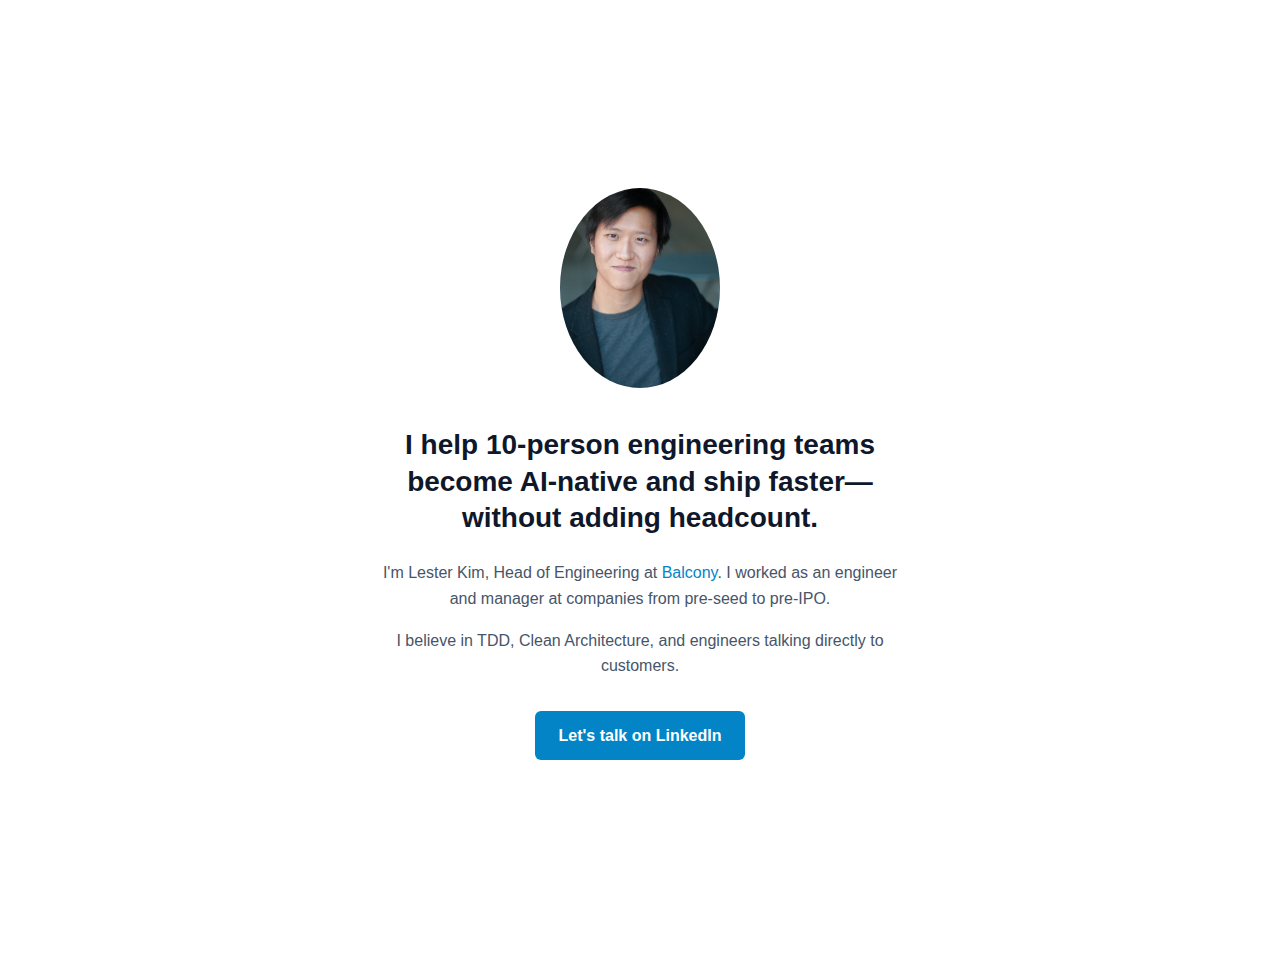
<file: index.html>
<!DOCTYPE html>
<html lang="en">
<head>
    <meta charset="UTF-8">
    <meta name="viewport" content="width=device-width, initial-scale=1.0">
    <title>Lester Kim | Head of Engineering</title>
    <link rel="stylesheet" href="static/css/main.css">
</head>
<body>
    <main>
        <section>
            <img class="profile-photo" src="static/images/headshot.jpg" alt="Lester Kim" />
            <h1>I help 10-person engineering teams become AI-native and ship faster—without adding headcount.</h1>
            <p>I'm Lester Kim, Head of Engineering at <a href="https://balcony.technology">Balcony</a>. I worked as an engineer and manager at companies from pre-seed to pre-IPO.</p>
            <p>I believe in TDD, Clean Architecture, and engineers talking directly to customers.</p>
            <p><a href="https://www.linkedin.com/in/lester-kim">Let's talk on LinkedIn</a></p>
        </section>
    </main>
</body>
</html>
</file>
<file: static/css/main.css>
body {
    margin: 0;
    font-family: -apple-system, BlinkMacSystemFont, "Segoe UI", sans-serif;
    background-color: #fff;
    color: #334155;
    line-height: 1.6;
}

main {
    display: flex;
    flex-direction: column;
    align-items: center;
    justify-content: center;
    min-height: 100vh;
    padding: 2rem 1rem;
}

section {
    max-width: 540px;
    text-align: center;
}

.profile-photo {
    max-width: 160px;
    width: 100%;
    height: auto;
    border-radius: 50%;
    margin-bottom: 2rem;
}

h1 {
    font-size: 1.75rem;
    font-weight: 600;
    line-height: 1.3;
    margin: 0 0 1.5rem;
    color: #0f172a;
}

p {
    margin: 0 0 1rem;
    color: #475569;
}

a {
    color: #0284c7;
    text-decoration: none;
}

a:hover {
    text-decoration: underline;
}

section > p:last-child a {
    display: inline-block;
    margin-top: 1rem;
    padding: 0.75rem 1.5rem;
    background-color: #0284c7;
    color: #fff;
    font-weight: 600;
    border-radius: 6px;
}

section > p:last-child a:hover {
    background-color: #0369a1;
    text-decoration: none;
}
</file>
